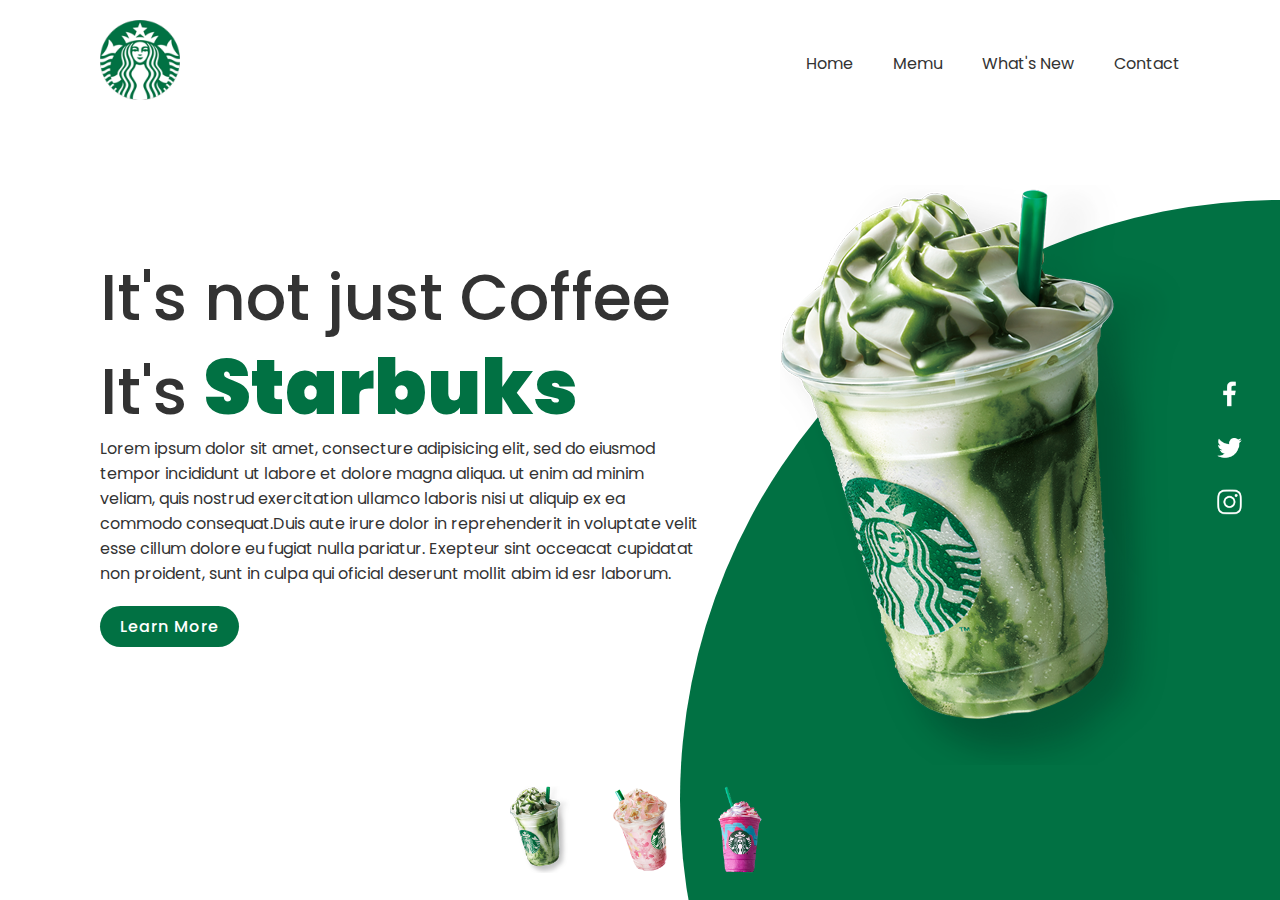
<file: hub cafeteria/index.html>
<!DOCTYPE html>
<html lang="en">
<head>
    <meta charset="UTF-8">
    <meta http-equiv="X-UA-Compatible" content="IE=edge">
    <meta name="viewport" content="width=device-width, initial-scale=1.0">
    <title>Starbuks website Landing Page</title>
    <link rel="stylesheet" href="style.css">
</head>
<body>
    <section>
        <div class="circle"></div>
        <header>
            <a href="#"><img src="image/logo.png" class="logo"></a>
            <ul>
                <li><a href="#">Home</a></li> 
                <li><a href="#">Memu</a></li> 
                <li><a href="#">What's New</a></li> 
                <li><a href="#">Contact</a></li> 
            </ul>
        </header>
        <div class="content">
            <div class="textBox">
            <h2>It's not just Coffee<br>It's <span>Starbuks</span></h2>
            <p>Lorem ipsum dolor sit amet, consecture adipisicing elit, sed do eiusmod tempor incididunt ut labore et dolore magna aliqua. ut enim ad minim veliam,
                quis nostrud exercitation ullamco laboris nisi ut aliquip ex ea commodo consequat.Duis aute irure dolor in reprehenderit in voluptate velit esse
                cillum dolore eu fugiat nulla pariatur. Exepteur sint occeacat cupidatat non proident, sunt in culpa qui oficial deserunt mollit abim id esr laborum.</p>
                <a href="#">Learn More</a>
            </div>
                <div class="imgBox">
                    <img src="img1.png" alt="" class="starbucks">
                    </div>
        </div>
       <ul class="thumb">
        <li><img src="image/thumb1.png" onclick="imgSlider('img1.png')"></li>
        <li><img src="image/thumb2.png" onclick="imgSlider('img2.png')"></li>
        <li><img src="image/thumb3.png" onclick="imgSlider('img3.png')"></li>
       </ul>
       <ul class="sci">
        <li><a href="#"><img src="image/facebook.png" alt=""></a></li>
        <li><a href="#"><img src="image/twitter.png" alt=""></a></li>
        <li><a href="#"><img src="image/instagram.png" alt=""></a></li>
       </ul>
    </section>
    <script type="text/javascript">
    function imgSlider(qualquerCoisa){
        document.querySelector('.starbucks').src = qualquerCoisa;
    }</script>
</body>
</html>
</file>
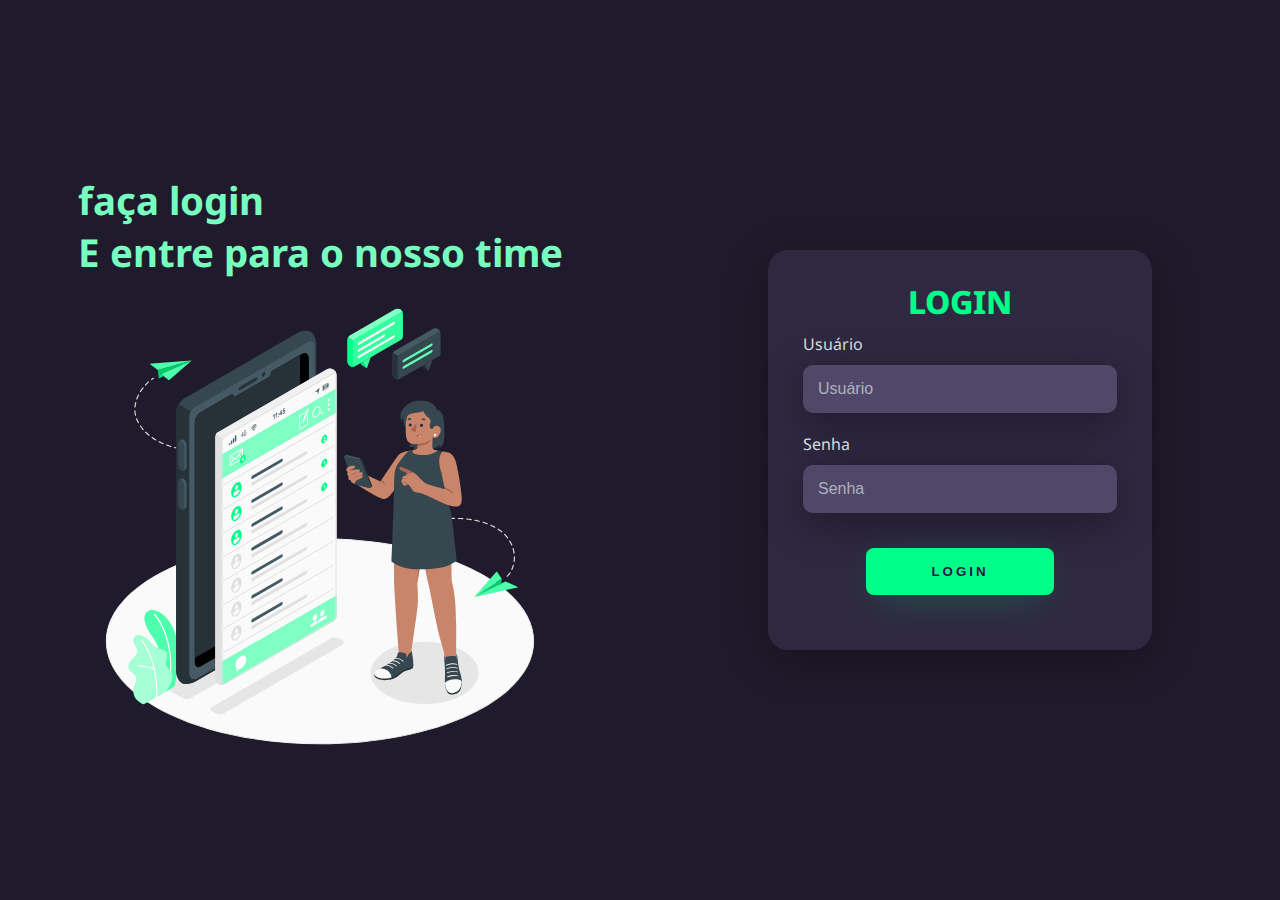
<file: pagina de login/index.html>
<!DOCTYPE html>
<html lang="en">
<head>
    <meta charset="UTF-8">
    <meta http-equiv="X-UA-Compatible" content="IE=edge">
    <meta name="viewport" content="width=device-width, initial-scale=1.0">
    <link rel="preconnect" href="https://fonts.googleapis.com">
    <link rel="preconnect" href="https://fonts.gstatic.com" crossorigin>
    <link href="https://fonts.googleapis.com/css2?family=Noto+Sans:ital,wght@0,100;1,100&display=swap" rel="stylesheet">
    <link rel="stylesheet" href="style.css">
    <title>Login</title>
</head>
<body>
    <div class="main-login">
        <div class="left-login">
             <h1>faça login<br>E entre para o nosso time</h1>
             <img class="img-pessoa" src="pessoa.svg" alt="">
        </div>
        <div class="right-login">
            <div class="card-login">
                <h1>LOGIN</h1>
            <div class="textfild">
                <label for="usuario">Usuário</label>
                <input type="text" name="usuario" placeholder="Usuário">
            </div>
            <div class="textfild">
                <label for="senha">Senha</label>
                <input type="password" name="senha" placeholder="Senha">
            </div>
            <button class="btn-login">Login</button>
        </div>
    </div>
</div>
</body>
</html>
</file>
<file: hub cafeteria/style.css>
@import url('https://fonts.googleapis.com/css2?family=Poppins:wght@300;400&display=swap');
*
{
    margin: 0;
    padding: 0;
    box-sizing: border-box;
    font-family: 'Poppins', sans-serif;
}
section{
    position: relative;
    width: 100%;
    min-height: 100vh;
    padding: 100px;
    display: flex;
    justify-content: space-between;
    align-items: center;
    background: #fff;
}
header{
    position: absolute;
    top: 0;
    left: 0;
    width: 100%;
    padding: 20px 100px;
    display: flex;
    justify-content: space-between;
    align-items: center;
    background: #fff;
}
header .logo{
    position: relative;
    max-width: 80px;
}

header ul {
    position: relative;
    display: flex;

}
header ul li {
 list-style: none;
}
header ul li a {
    display: inline-block;
    color: #333;
    font-weight: 400;
    margin-left: 40px;
    text-decoration: none;
}
.content {
    position: relative;
    width: 100%;
    display: flex;
    justify-content: space-between;
    align-items: center;
}

.content .textBox {
    position: relative;
    max-width: 600px;
}
.content .textBox h2 {
    color: #333;
    font-size: 4em;
    line-height: 1.4em;
    font-weight: 500;
}
.content .textBox h2 span {
    color: #017143;
    font-size: 1.2em;
    font-weight: 900;
}
.content .textBox p {
    color: #333;
}
.content .textBox a {
    display: inline-block;
    margin-top: 20px;
    padding: 8px 20px;
    background-color: #017143;
    color: #fff;
    text-decoration: none;
    border-radius: 40px;
    font-weight: 500;
    letter-spacing: 1px;
}
.content .imgBox {
    width: 600px;
    display: flex;
    justify-content: flex-end;
    padding: right 50px;
    margin-top: 50px;
}

.content.imgBox img {
    max-width: 340px;
}

.thumb {
    position: absolute;
    left: 50%;
    bottom: 20px;
    transform: translateX(-50%);
    display: flex;
}
.thumb li {
    list-style: none;
    display: inline-block;
    margin: 0 20px;
    cursor: pointer;
    transition: 0.5s;
}
.thumb li:hover{
    transform: translateY(-15px);
}
.thumb li img {
    max-width: 60px;
}
.sci {
    position: absolute;
    top: 50%;
    right: 30px;
    transform: translatey(-50%);
    display: flex;
    justify-content: center;
    align-items: center;
    flex-direction: column;
}
.sci li{
    list-style: none;
}
.sci li a {
    display: inline-block;
    margin: 5px 0;
    transform: scale(0.6);
    filter: invert(1);
}
.circle {
    position: absolute;
    top: 0;
    left: 0;
    width: 100%;
    height: 100%;
    background: #017143;
    clip-path: circle(600px at right 800px);
}
</file>
<file: pagina de login/style.css>
@import url('https://fonts.googleapis.com/css2?family=Noto+Sans:ital,wght@0,100;1,100&display=swap');

body {
    margin: 0;
    font-family: 'Noto Sans', sans-serif;
}

body * {
   box-sizing: border-box;
}

.main-login {
    width: 100vw;
    height: 100vh;
    background:#201b2c;
    display: flex;
    /* justfy-content ajusta os elementos no eixo X, 
    align-items ajusta no eixo Y */
    justify-content: center;
    align-items: center;
}

.left-login {
    width: 50vw;
    height: 100vh;
    display: flex;
    justify-content: center;
    align-items: center;
    flex-direction: column;
}

.left-login > h1 {
    font-size: 3vw;
    color: #77ffc0;
}

.img-pessoa {
    width: 35vw;
}

.right-login {
    width: 50vw;
    height: 100vh;
    display: flex; 
    justify-content: center;
    align-items: center;
}

.card-login {
    width: 60%;
    display: flex; 
    justify-content: center;
    align-items: center;
    flex-direction: column;
    /* padding ajusta a margin interna dos elementos,
    o primeiro numero que voce coloca se refere a baixo e cima,
    o segundo se refere aos lados */
    padding: 30px 35px;
    background: #2f2841;
    border-radius: 20px;
    /* box-shadow e para colocar sombra, o primeiro valor se refere ao X se a sombra vai para os lados,
    o segundo valor ereferese se a sombra vai para cima ou para baixo, o terceiro valor e o blure, e o quartp valor e a cor da sombra */
    box-shadow: 0px 10px 40px #00000056;
}

.card-login > h1 {
    color: #00ff88;
    font-weight: 800;
    margin: 0;
}

.textfild {
    width: 100%;
    display: flex;
    flex-direction: column;
    align-items: flex-start;
    justify-content: center;
    margin: 10px 0px;
}

.textfild > input {
    width: 100%;
    border: none;
    border-radius: 10px;
    padding: 15px;
    background: #514869;
    color: #f0ffffde;
    font-size: 12pt;
    box-shadow:  0px 10px 40px #00000056;
    outline:none ;
    box-sizing: border-box;
}

.textfild > label {
    color: #f0ffffde;
    margin-bottom: 10px;
}

.textfild >input::placeholder {
    color: #f0ffff94;
}

.btn-login {
    width: 60%;
    padding: 16px;
    margin: 25px;
    border: none;
    border-radius: 8px;
    outline: none;
    text-transform: uppercase;
    font-weight: 800;
    letter-spacing: 3px;
    color: #2b134b;
    background: #00ff88;
    cursor: pointer;
    box-shadow: 0px 10px 40px -12px #00ff8052;
}

@media only screen and(max-width: 950px) {
    .card-login {
        width: 85%;
    }
}

@media only screen and (max-width: 600px) {
    .main-login{
        flex-direction: column;
    }
    .left-login > h1 {
        display: none;
    }

    .right-login {
        width: 100%;
        height: auto;
    }

    .left-login > .img-pessoa {
        width: 50vw;
    }
}
</file>
